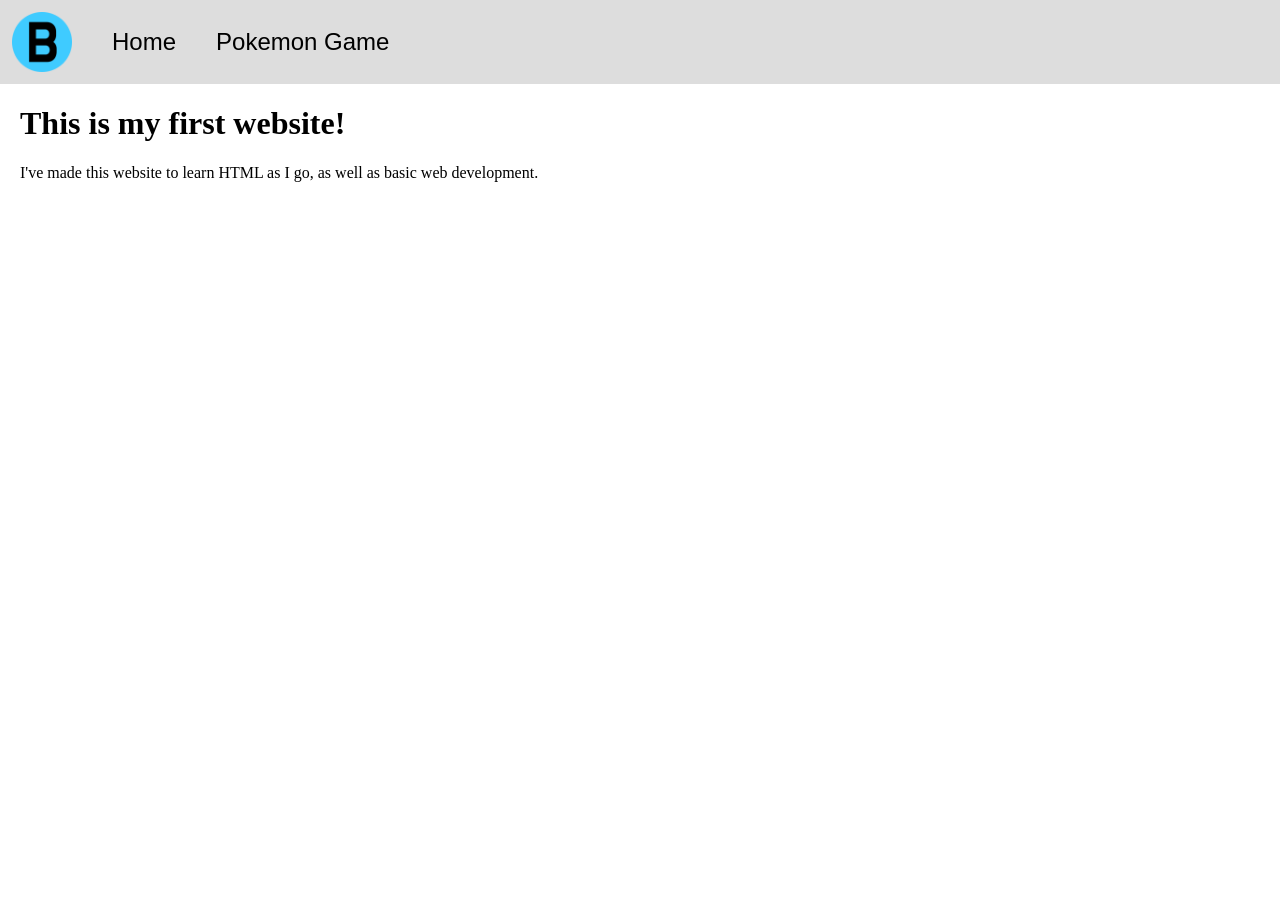
<file: index.html>
<!DOCTYPE html>
<html>
    <head>
        <link rel = "stylesheet" href = "/style.css"> 

        <!-- This is where the page title goes. -->
        <title>
            beckett.page 
        </title>

        
        <link rel = "icon" type = "image/png" href = "/logo.png"> <!-- This is the logo in the page title. -->
    </head>
    <body>

        <div id = "header-placeholder"></div>

        <h1>
            This is my first website!
        </h1>
        <p>
            I've made this website to learn HTML as I go, as well as basic web development.
        <script src = "/load-header.js"></script>

    </body>

</html>
</file>
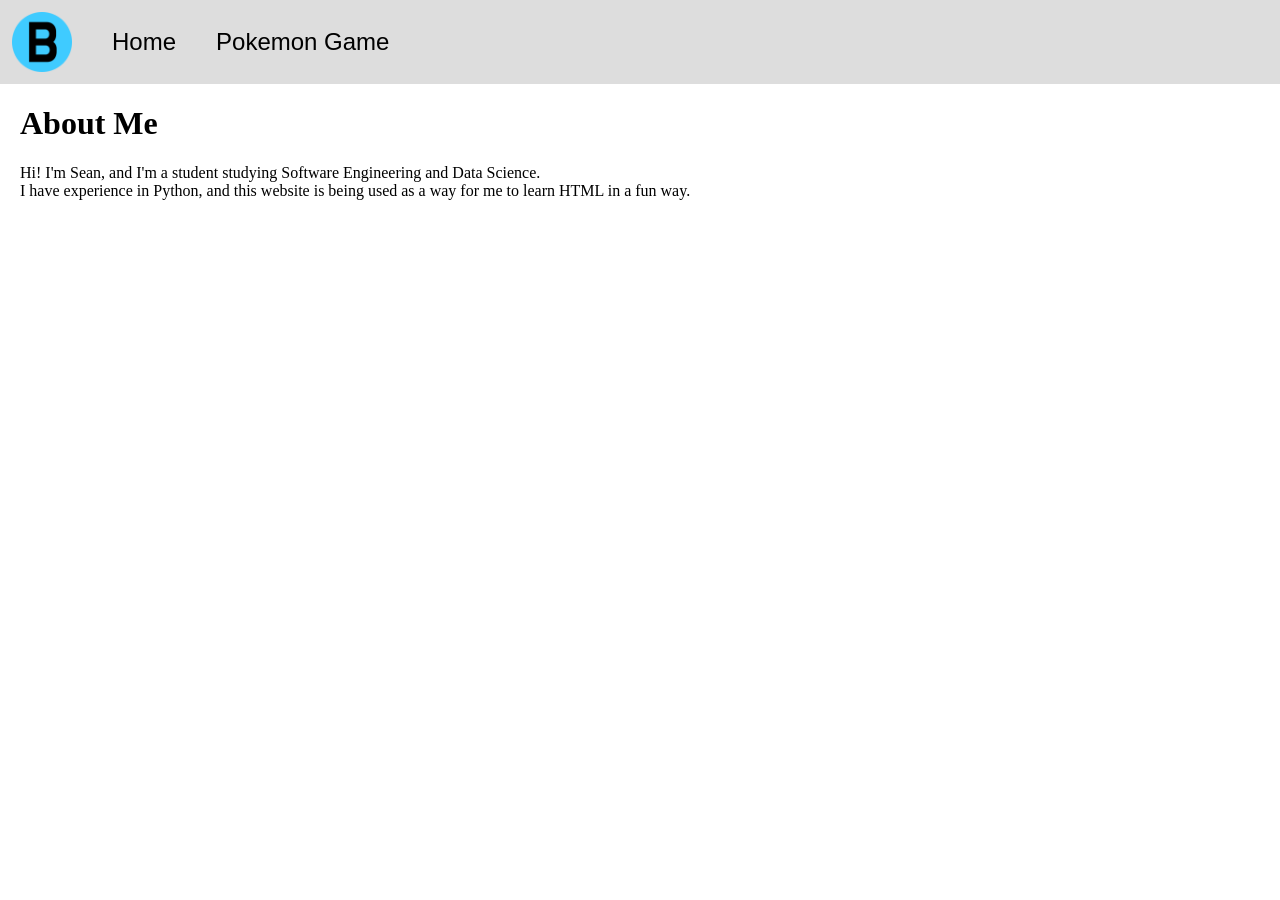
<file: about-me/index.html>
<!DOCTYPE html>
<html>
    <head>
        <link rel = "stylesheet" href = "/style.css"> 

        <!-- This is where the page title goes. -->
        <title>
            About Me 
        </title>

        
        <link rel = "icon" type = "image/png" href = "/logo.png"> <!-- This is the logo in the page title. -->
    </head>
    <body>

        <div id = "header-placeholder"></div>

        <h1>
            About Me
        </h1>
        <p>
            Hi! I'm Sean, and I'm a student studying Software Engineering and Data Science.
            <br>
            I have experience in Python, and this website is being used as a way for me to learn HTML in a fun way.
        </p>

        <script src = "/load-header.js"></script>

    </body>

</html>
</file>
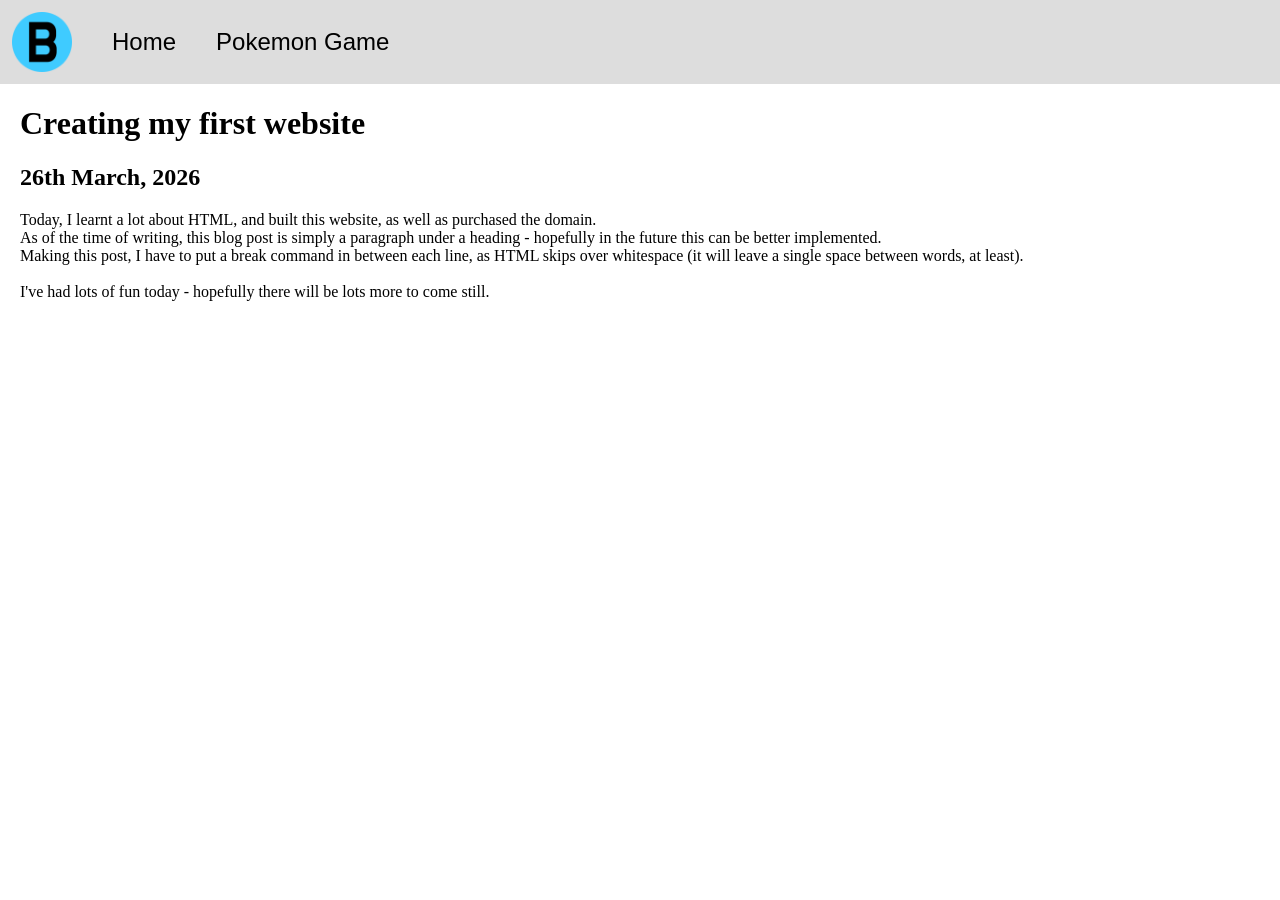
<file: blog/index.html>
<!DOCTYPE html>
<html>
    <head>
        <link rel = "stylesheet" href = "/style.css"> 

        <!-- This is where the page title goes. -->
        <title>
            My Blog 
        </title>


        <link rel = "icon" type = "image/png" href = "/logo.png"> <!-- This is the logo in the page title. -->
    </head>
    <body>

        <div id = "header-placeholder"></div>

        <!-- This is for text. -->

        <h1>
            Creating my first website
        </h1>
        <h2>
            26th March, 2026
        </h2>

        <p>
            Today, I learnt a lot about HTML, and built this website, as well as purchased the domain.
            <br>
            As of the time of writing, this blog post is simply a paragraph under a heading - hopefully in the future this can be better implemented.
            <br>
            Making this post, I have to put a break command in between each line, as HTML skips over whitespace (it will leave a single space between words, at least).
            <br> <br>
            I've had lots of fun today - hopefully there will be lots more to come still.
        </p>

        <!-- End text here. -->

        <script src = "/load-header.js"></script>

    </body>

</html>
</file>
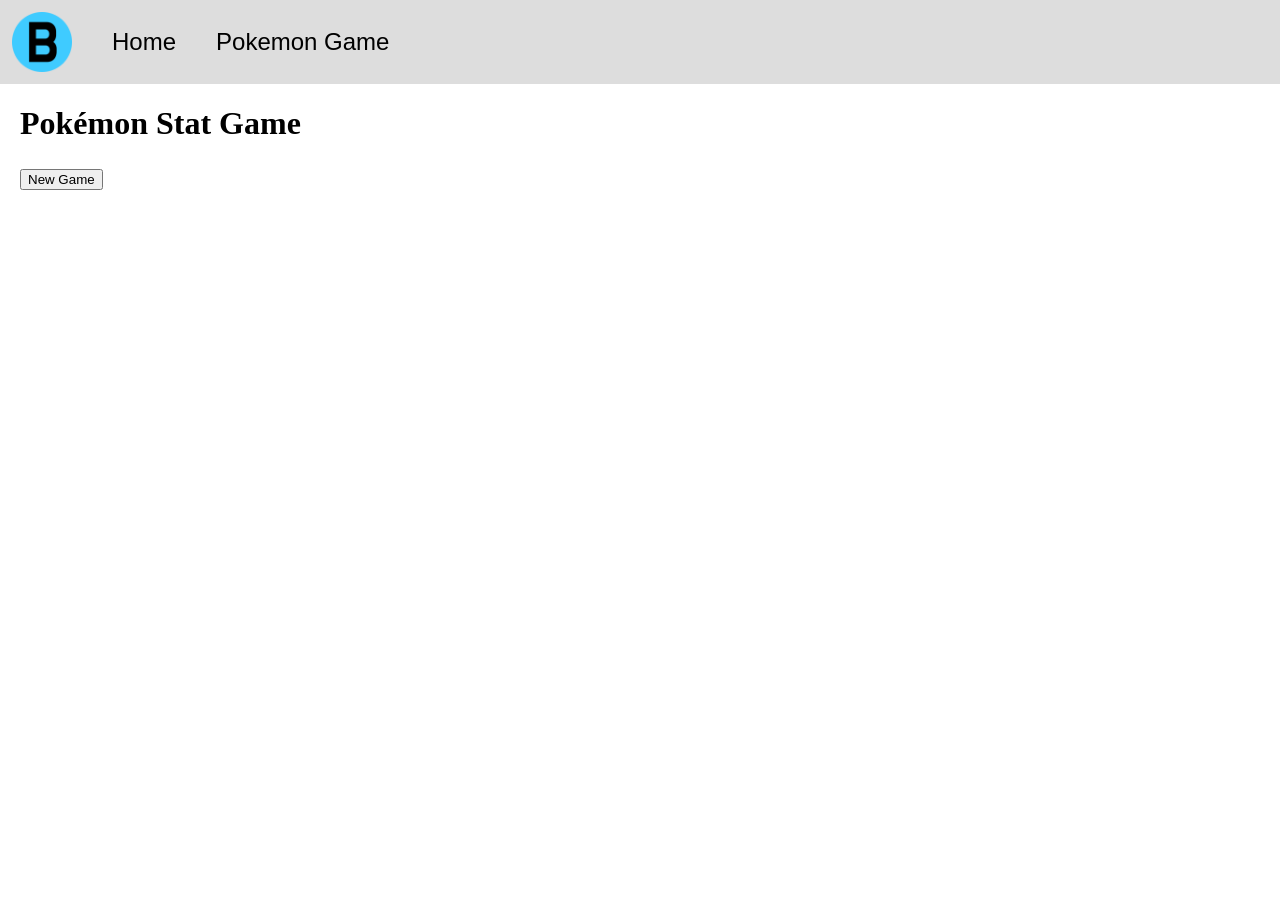
<file: pokemon/index.html>
<!DOCTYPE html>
<html>
    <head>
        <link rel = "stylesheet" href = "/style.css"> 

        <!-- This is where the page title goes. -->
        <title>
            Pokemon Stat Game 
        </title>


        <link rel = "icon" type = "image/png" href = "/logo.png"> <!-- This is the logo in the page title. -->

        <style>
            /* Add space between main buttons (stat buttons) */
            #choices button {
                margin-right: 0.5em;   /* horizontal spacing between buttons */
                margin-bottom: 0.5em;  /* vertical spacing if wrapping */
            }
          
            /* Add extra line space above the Start Game button */
            #nextBtn {
                margin-top: 2em;       /* space between main buttons and Start Game */
                display: block;        /* ensures it starts on a new line */
            }
            
          </style>

    </head>

<body>

    <div id="header-placeholder"></div>

    <h1>Pokémon Stat Game</h1>

    <!-- New Game button moved here -->
    <button id="nextBtn">New Game</button>

    <div id="game">
        <p id="info"></p>
        <p id="pokemon"></p>
        <div id="choices"></div>
    </div>

    <script src="/load-header.js"></script>
    <script src="/pokemon/script.js"></script>

</body>

</html>
</file>
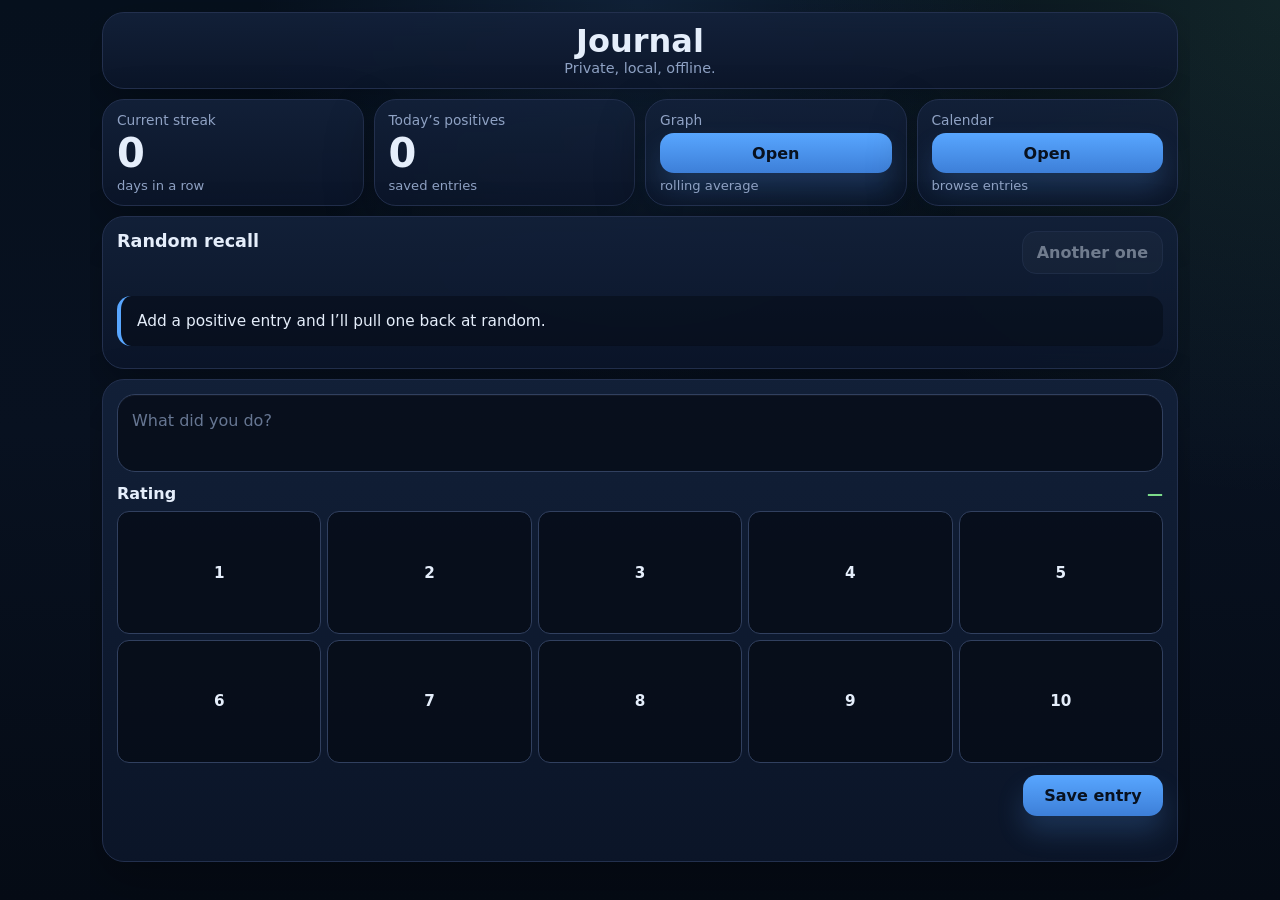
<file: pwa/index.html>
<!DOCTYPE html>
<html lang="en">
<head>
  <meta charset="UTF-8" />
  <meta name="viewport" content="width=device-width, initial-scale=1.0"/>
  <meta name="theme-color" content="#0f172a" />
  <title>Journal</title>
  <link rel="stylesheet" href="style.css" />
  <link rel="manifest" href="manifest.json" />
  <link rel="apple-touch-icon" href="icons/icon-192.png" />
</head>
<body>
  <main class="app">
    <header class="mini-header card">
      <h1>Journal</h1>
      <p class="section-hint">Private, local, offline.</p>
    </header>

    <section class="stats-grid" aria-label="Journal stats">
      <article class="card stat-card">
        <span class="stat-label">Current streak</span>
        <strong id="streakValue" class="stat-value">0</strong>
        <span id="streakDetail" class="stat-detail">days in a row</span>
      </article>

      <article class="card stat-card">
        <span class="stat-label">Today’s positives</span>
        <strong id="todayPositiveValue" class="stat-value">0</strong>
        <span class="stat-detail">saved entries</span>
      </article>

      <article class="card stat-card">
        <span class="stat-label">Graph</span>
        <button id="openGraphBtn" class="primary-btn" type="button">Open</button>
        <span class="stat-detail">rolling average</span>
      </article>

      <article class="card stat-card">
        <span class="stat-label">Calendar</span>
        <button id="openCalendarBtn" class="primary-btn" type="button">Open</button>
        <span class="stat-detail">browse entries</span>
      </article>
    </section>

    <section class="card recall-card compact">
      <div class="section-heading">
        <h2>Random recall</h2>
        <button id="randomButton" class="ghost-btn" type="button">Another one</button>
      </div>
      <blockquote id="recallText" class="recall-text">Add a positive entry and I’ll pull one back at random.</blockquote>
      <div id="recallMeta" class="recall-meta"></div>
    </section>

    <section class="card composer-card">
      <textarea id="entryText" placeholder="What did you do?"></textarea>

      <div class="rating-wrap">
        <div class="rating-label-row">
          <label for="ratingButtons">Rating</label>
          <span id="ratingValue">—</span>
        </div>
        <div id="ratingButtons" class="rating-buttons rating-strip" aria-label="Rating selector"></div>
      </div>

      <div class="composer-actions">
        <button id="submitBtn" class="primary-btn" type="button">Save entry</button>
      </div>

      <p id="message" class="message" role="status" aria-live="polite"></p>
    </section>
  </main>

  <script src="db.js"></script>
  <script src="app.js"></script>
</body>
</html>
</file>
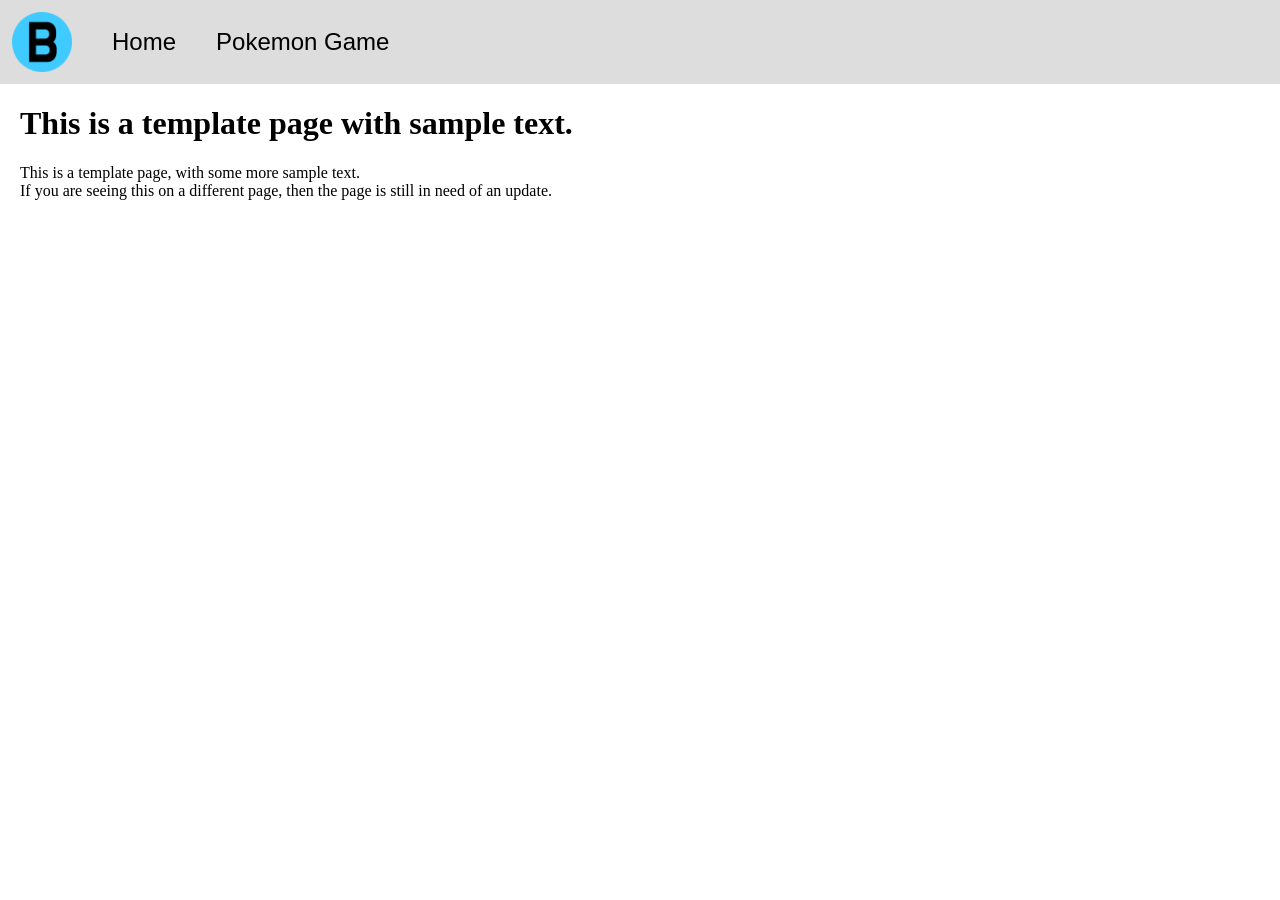
<file: TEMPLATES/index.html>
<!DOCTYPE html>
<html>
    <head>
        <link rel = "stylesheet" href = "/style.css"> 

        <!-- This is where the page title goes. -->
        <title>
            Template 
        </title>


        <link rel = "icon" type = "image/png" href = "/logo.png"> <!-- This is the logo in the page title. -->
    </head>
    <body>

        <div id = "header-placeholder"></div>

        <!-- This is for text. -->

        <h1>
            This is a template page with sample text.
        </h1>

        <p>
            This is a template page, with some more sample text.
            <br>
            If you are seeing this on a different page, then the page is still in need of an update.
        </p>

        <!-- End text here. -->

        <script src = "/load-header.js"></script>

    </body>

</html>
</file>
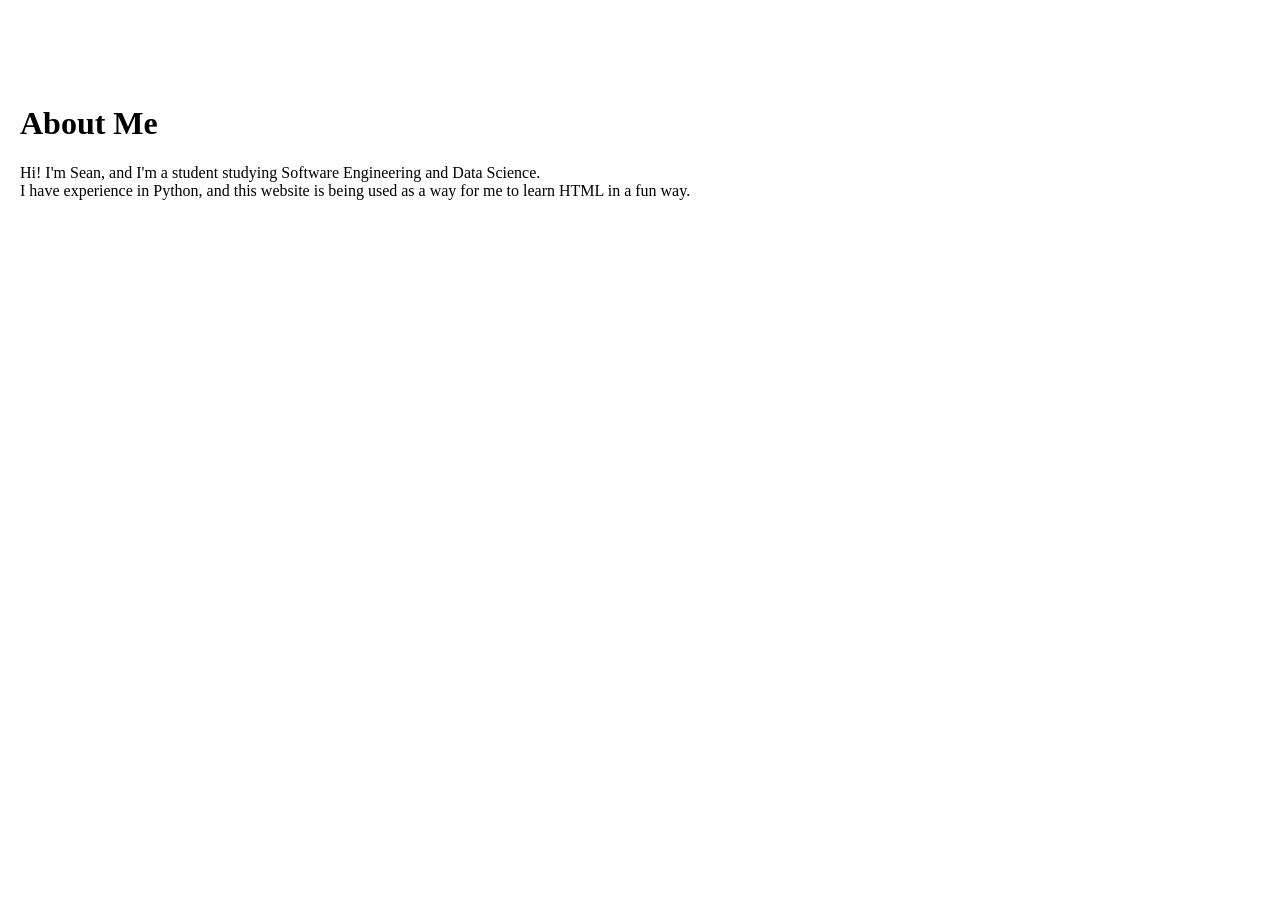
<file: about-me.html>
<!DOCTYPE html>
<html>
    <head>
        <link rel = "stylesheet" href = "style.css">
        <title>
            About Me
        </title>
        <link rel = "icon" type = "image/png" href = "B-logo-title.png">
    </head>
    <body>
        <h1>
            About Me
        </h1>
        <p>
            Hi! I'm Sean, and I'm a student studying Software Engineering and Data Science.
            <br>
            I have experience in Python, and this website is being used as a way for me to learn HTML in a fun way.
        </p>
    </body>
</html>
</file>
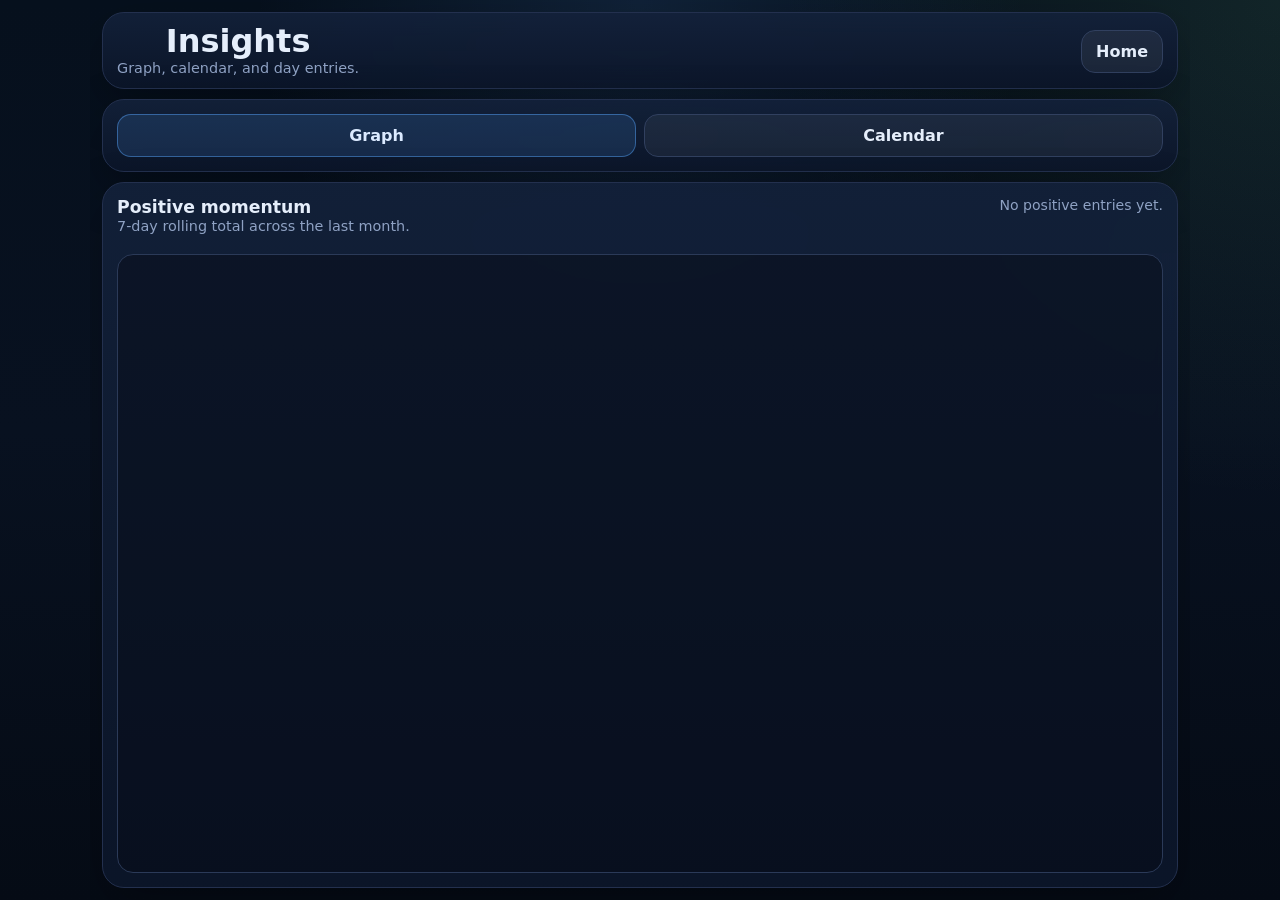
<file: pwa/insights.html>
<!DOCTYPE html>
<html lang="en">
<head>
  <meta charset="UTF-8" />
  <meta name="viewport" content="width=device-width, initial-scale=1.0"/>
  <meta name="theme-color" content="#0f172a" />
  <title>Journal Insights</title>
  <link rel="stylesheet" href="style.css" />
  <link rel="manifest" href="manifest.json" />
  <link rel="apple-touch-icon" href="icons/icon-192.png" />
</head>
<body>
  <main class="app insights-app">
    <header class="mini-header card">
      <div class="insights-header-row">
        <div>
          <h1>Insights</h1>
          <p class="section-hint">Graph, calendar, and day entries.</p>
        </div>
        <a class="ghost-btn insights-home-link" href="index.html">Home</a>
      </div>
    </header>

    <section class="card insights-switcher">
      <button id="graphTabBtn" class="tab-btn is-active" type="button" aria-selected="true">Graph</button>
      <button id="calendarTabBtn" class="tab-btn" type="button" aria-selected="false">Calendar</button>
    </section>

    <section id="graphView" class="card insights-panel is-active" aria-labelledby="graphTabBtn">
      <div class="section-heading">
        <div>
          <h2>Positive momentum</h2>
          <p class="section-hint">7-day rolling total across the last month.</p>
        </div>
        <div id="graphSummary" class="graph-summary"></div>
      </div>

      <div class="graph-wrap">
        <svg id="graphSvg" viewBox="0 0 1000 320" preserveAspectRatio="xMidYMid meet" aria-label="Positive momentum chart"></svg>
      </div>
    </section>

    <section id="calendarView" class="card insights-panel" aria-labelledby="calendarTabBtn" hidden>
      <div class="section-heading">
        <div>
          <h2>Calendar</h2>
          <p id="calendarSummary" class="section-hint"></p>
        </div>

        <div class="month-controls">
          <button id="prevMonthBtn" class="ghost-btn" type="button">←</button>
          <span id="monthLabel" class="month-label"></span>
          <button id="nextMonthBtn" class="ghost-btn" type="button">→</button>
        </div>
      </div>

      <div class="weekday-row">
        <span>Mon</span><span>Tue</span><span>Wed</span><span>Thu</span><span>Fri</span><span>Sat</span><span>Sun</span>
      </div>

      <div id="calendarGrid" class="calendar-grid"></div>
    </section>

    <section id="dayView" class="card insights-panel" hidden aria-labelledby="dayViewTitle">
      <div class="section-heading">
        <div>
          <h2 id="dayViewTitle">Day entries</h2>
          <p id="selectedDaySummary" class="section-hint"></p>
        </div>
        <button id="backToCalendarBtn" class="ghost-btn" type="button">Back to calendar</button>
      </div>

      <ul id="dayEntryList" class="entry-list"></ul>
    </section>
  </main>

  <script src="db.js"></script>
  <script src="app.js"></script>
</body>
</html>
</file>
<file: style.css>
body {
    margin-left: 0px;
    margin-top: 0px;
    background-color: #FFFFFF;
    color: #000000;
    padding-top: 84px;
    padding-left: 20px;
}
/*
.site-logo {
    height: 80px;
    position: fixed;
    top: 12px;
    left: 12px;
    cursor: pointer;
    z-index: 1000;
}
*/
.site-header {
    width: 100%;
    height: 84px;
    background-color: #DDDDDD;
    position: fixed;
    top: 0;
    left: 0;
    display: flex;
    align-items: center;
    z-index: 1000;
}

.site-header .site-logo {
    height: 60px;
    cursor: pointer;
    position: fixed;
    top: 12px;
    left: 12px;
}

.site-nav ul {
    font-size: 18pt;
    list-style: none;
    margin: 112px;
    padding: 0;
    display: flex;
    gap: 40px;
}

.site-nav a {
    text-decoration: none;
    color: #000000;
    font-family: Arial, Helvetica, sans-serif;
}
</file>
<file: pwa/style.css>
:root {
  color-scheme: dark;
  --bg: #081120;
  --bg-2: #0f172a;
  --card: rgba(15, 27, 49, 0.82);
  --card-border: #23304e;
  --text: #e5eefb;
  --muted: #8fa2c4;
  --accent: #7cdb8a;
  --accent-2: #58a6ff;
  --warn: #f6c56b;
  --danger: #ff8d8d;
  --shadow: 0 18px 50px rgba(0, 0, 0, 0.28);
  --radius: 22px;
}

* {
  box-sizing: border-box;
}

html {
  height: 100%;
  overflow: hidden;
  scroll-behavior: smooth;
}

body {
  margin: 0;
  height: 100dvh;
  overflow: hidden;
  background:
    radial-gradient(circle at top, rgba(88, 166, 255, 0.12), transparent 35%),
    radial-gradient(circle at top right, rgba(124, 219, 138, 0.10), transparent 32%),
    linear-gradient(180deg, #06101d 0%, #081120 48%, #050b15 100%);
  color: var(--text);
  font-family: -apple-system, BlinkMacSystemFont, "Segoe UI", system-ui, sans-serif;
  -webkit-font-smoothing: antialiased;
  -moz-osx-font-smoothing: grayscale;
}

button,
input,
textarea,
a {
  font: inherit;
}

button:focus-visible,
input:focus-visible,
textarea:focus-visible,
a:focus-visible {
  outline: 3px solid rgba(88, 166, 255, 0.35);
  outline-offset: 2px;
}

[hidden] {
  display: none !important;
}

a {
  color: inherit;
  text-decoration: none;
}

.app {
  width: min(1100px, 100%);
  height: 100%;
  margin: 0 auto;
  padding: 12px;
  display: flex;
  flex-direction: column;
  gap: 10px;
  overflow: hidden;
}

.card {
  background: linear-gradient(180deg, rgba(19, 33, 58, 0.92), rgba(12, 22, 42, 0.9));
  border: 1px solid var(--card-border);
  border-radius: var(--radius);
  box-shadow: var(--shadow);
  padding: 14px;
  backdrop-filter: blur(12px);
}

.mini-header {
  text-align: center;
  padding: 12px 14px 10px;
}

.mini-header h1 {
  margin: 0;
  font-size: clamp(1.45rem, 4.5vw, 2rem);
  line-height: 1.05;
}

.insights-header-row {
  display: flex;
  align-items: center;
  justify-content: space-between;
  gap: 12px;
}

.section-heading {
  display: flex;
  justify-content: space-between;
  align-items: flex-start;
  gap: 12px;
  margin-bottom: 12px;
}

.section-heading h2,
.section-heading h3,
.history-column h4 {
  margin: 0;
}

.section-heading h2 {
  font-size: 1.1rem;
}

.section-heading h3 {
  font-size: 1rem;
}

.section-hint {
  margin: 0;
  color: var(--muted);
  font-size: 0.9rem;
  line-height: 1.35;
}

.stats-grid {
  display: grid;
  gap: 10px;
  grid-template-columns: repeat(4, minmax(0, 1fr));
  flex: 0 0 auto;
}

.stat-card {
  display: grid;
  gap: 5px;
  min-height: 92px;
  padding: 12px 14px;
}

.stat-label {
  color: var(--muted);
  font-size: 0.86rem;
}

.stat-value {
  font-size: clamp(1.7rem, 4vw, 2.5rem);
  line-height: 1;
}

.stat-detail {
  color: var(--muted);
  font-size: 0.82rem;
}

.recall-card {
  display: grid;
  gap: 10px;
  flex: 0 0 auto;
}

.recall-card.compact {
  padding-bottom: 12px;
}

.recall-card blockquote {
  margin: 0;
  padding: 14px 16px;
  border-left: 4px solid var(--accent-2);
  background: rgba(5, 10, 20, 0.5);
  border-radius: 14px;
  font-size: 0.96rem;
  line-height: 1.45;
}

.recall-meta {
  color: var(--muted);
  font-size: 0.88rem;
}

.composer-card {
  display: grid;
  gap: 12px;
  flex: 0 0 auto;
}

textarea {
  width: 100%;
  min-height: 78px;
  resize: none;
  color: var(--text);
  background: rgba(5, 10, 20, 0.72);
  border: 1px solid #31405f;
  border-radius: 18px;
  padding: 14px;
  line-height: 1.45;
  box-shadow: inset 0 1px 0 rgba(255, 255, 255, 0.04);
}

textarea::placeholder {
  color: rgba(143, 162, 196, 0.7);
}

textarea:focus {
  border-color: var(--accent-2);
  box-shadow: 0 0 0 3px rgba(88, 166, 255, 0.15);
}

.rating-wrap {
  display: grid;
  gap: 8px;
}

.rating-label-row {
  display: flex;
  justify-content: space-between;
  align-items: center;
  gap: 10px;
}

.rating-label-row label {
  font-weight: 700;
}

#ratingValue {
  color: var(--accent);
  font-weight: 700;
  min-width: 24px;
  text-align: right;
}

.rating-buttons {
  display: grid;
  gap: 6px;
}

.rating-strip {
  grid-template-columns: repeat(5, minmax(0, 1fr));
}

.rating-strip button {
  width: 100%;
  aspect-ratio: 1 / 0.6;
  border-radius: 12px;
  border: 1px solid #31405f;
  background: rgba(5, 10, 20, 0.72);
  color: var(--text);
  font-weight: 700;
  font-size: 0.95rem;
  cursor: pointer;
  transition:
    transform 0.12s ease,
    background 0.12s ease,
    border-color 0.12s ease,
    box-shadow 0.12s ease;
  -webkit-tap-highlight-color: transparent;
  touch-action: manipulation;
}

.rating-strip button:hover {
  transform: translateY(-1px);
  border-color: #4d618b;
}

.rating-strip button.selected {
  background: var(--accent);
  color: #07120b;
  border-color: transparent;
  box-shadow: 0 10px 22px rgba(124, 219, 138, 0.18);
}

.composer-actions {
  display: flex;
  justify-content: flex-end;
}

.primary-btn,
.ghost-btn,
.tab-btn {
  appearance: none;
  border: none;
  font-weight: 700;
  border-radius: 14px;
  cursor: pointer;
  padding: 11px 14px;
  transition: transform 0.12s ease, opacity 0.12s ease, background 0.12s ease, border-color 0.12s ease;
  display: inline-flex;
  align-items: center;
  justify-content: center;
}

.primary-btn {
  background: linear-gradient(180deg, var(--accent-2), #3d7fd8);
  color: #08111f;
  box-shadow: 0 16px 28px rgba(88, 166, 255, 0.2);
  min-width: 140px;
}

.stat-card .primary-btn {
  width: 100%;
  min-width: 0;
  padding: 10px 12px;
}

.ghost-btn {
  background: rgba(255, 255, 255, 0.06);
  color: var(--text);
  border: 1px solid #31405f;
}

.tab-btn {
  background: rgba(255, 255, 255, 0.05);
  color: var(--text);
  border: 1px solid #31405f;
}

.primary-btn:hover,
.ghost-btn:hover,
.tab-btn:hover {
  transform: translateY(-1px);
}

.tab-btn.is-active {
  background: rgba(88, 166, 255, 0.14);
  border-color: rgba(88, 166, 255, 0.45);
  color: #dbeaff;
}

button:disabled {
  opacity: 0.45;
  cursor: not-allowed;
  transform: none !important;
}

.message {
  min-height: 1.3em;
  margin: 0;
  color: var(--muted);
  font-size: 0.92rem;
}

.message.tone-positive {
  color: var(--accent);
}

.message.tone-neutral {
  color: var(--warn);
}

.message.tone-muted {
  color: var(--muted);
}

.message.tone-error {
  color: var(--danger);
}

.insights-home-link {
  text-decoration: none;
  white-space: nowrap;
}

.insights-switcher {
  display: grid;
  grid-template-columns: repeat(2, minmax(0, 1fr));
  gap: 8px;
  flex: 0 0 auto;
}

.insights-panel {
  flex: 1 1 auto;
  min-height: 0;
  display: flex;
  flex-direction: column;
  gap: 10px;
  overflow: hidden;
}

#graphView,
#calendarView,
#dayView {
  min-height: 0;
}

.graph-summary {
  color: var(--muted);
  font-size: 0.88rem;
  text-align: right;
}

.graph-wrap {
  width: 100%;
  overflow: hidden;
  border-radius: 16px;
  background: rgba(5, 10, 20, 0.44);
  border: 1px solid #2b3a58;
  flex: 1 1 auto;
  min-height: 0;
}

#graphSvg {
  width: 100%;
  height: 100%;
  display: block;
  min-height: 240px;
}

#graphSvg text {
  font-family: inherit;
}

#graphSvg .graph-line {
  fill: none;
  stroke: var(--accent-2);
  stroke-width: 5;
  stroke-linecap: round;
  stroke-linejoin: round;
}

#graphSvg .graph-area {
  fill: url(#graphFill);
}

#graphSvg .graph-dot {
  fill: var(--accent);
  stroke: rgba(8, 17, 32, 0.92);
  stroke-width: 4;
}

#graphSvg .graph-axis-label {
  fill: var(--muted);
  font-size: 12px;
}

#graphSvg .y-axis-label {
  dominant-baseline: middle;
}

#graphSvg .x-axis-label {
  dominant-baseline: hanging;
}

#graphSvg .graph-grid {
  stroke: rgba(143, 162, 196, 0.16);
  stroke-width: 1;
}

#graphSvg .graph-base {
  stroke: rgba(143, 162, 196, 0.25);
  stroke-width: 1.5;
}

.month-controls {
  display: flex;
  gap: 8px;
  align-items: center;
  flex-wrap: wrap;
  justify-content: flex-end;
}

.month-label {
  min-width: 132px;
  text-align: center;
  font-weight: 700;
}

.weekday-row {
  display: grid;
  grid-template-columns: repeat(7, minmax(0, 1fr));
  gap: 6px;
  color: var(--muted);
  font-size: 0.78rem;
  margin-bottom: 4px;
}

.weekday-row span {
  text-align: center;
}

.calendar-grid {
  display: grid;
  grid-template-columns: repeat(7, minmax(0, 1fr));
  grid-auto-rows: minmax(54px, 1fr);
  gap: 6px;
  min-height: 0;
  flex: 1 1 auto;
}

.calendar-cell {
  position: relative;
  border-radius: 16px;
  border: 1px solid #2b3a58;
  background: rgba(5, 10, 20, 0.4);
  padding: 9px;
  cursor: pointer;
  color: var(--text);
  font: inherit;
  display: flex;
  flex-direction: column;
  justify-content: space-between;
  transition:
    transform 0.12s ease,
    border-color 0.12s ease,
    background 0.12s ease,
    opacity 0.12s ease;
  text-align: left;
  min-height: 0;
  -webkit-tap-highlight-color: transparent;
  touch-action: manipulation;
  display: flex;
  flex-direction: column;
  justify-content: space-between;
}

.calendar-cell:hover {
  transform: translateY(-1px);
  border-color: #4d618b;
}

.calendar-cell.other-month {
  opacity: 0.45;
}

.calendar-cell.today {
  border-color: rgba(88, 166, 255, 0.8);
  box-shadow: 0 0 0 1px rgba(88, 166, 255, 0.2) inset;
}

.calendar-cell.selected {
  border-color: rgba(124, 219, 138, 0.95);
  background: rgba(124, 219, 138, 0.1);
}

.calendar-cell.future {
  opacity: 0.28;
  cursor: not-allowed;
}

.calendar-top {
  display: flex;
  justify-content: space-between;
  align-items: flex-start;
}

.calendar-day {
  font-weight: 700;
  font-size: 0.95rem;
}

.calendar-count {
  display: inline-flex;
  align-items: center;
  justify-content: center;
  min-width: 26px;
  height: 26px;
  padding: 0 7px;
  border-radius: 999px;
  font-size: 0.76rem;
  font-weight: 700;
  background: rgba(124, 219, 138, 0.16);
  color: var(--accent);
  border: 1px solid rgba(124, 219, 138, 0.22);
  align-self: center;
}

.calendar-note {
  font-size: 0.74rem;
  color: var(--muted);
}

.day-summary {
  color: var(--muted);
  font-size: 0.88rem;
}

.entry-list {
  list-style: none;
  margin: 0;
  padding: 0;
  display: grid;
  gap: 8px;
  min-height: 0;
  flex: 1 1 auto;
  overflow: auto;
}

.entry-item {
  background: rgba(5, 10, 20, 0.48);
  border: 1px solid #2b3a58;
  border-radius: 16px;
  padding: 10px 11px 9px;
  display: grid;
  gap: 7px;
}

.entry-text {
  line-height: 1.38;
  white-space: pre-wrap;
  word-break: break-word;
  font-size: 0.92rem;
}

.entry-meta {
  display: flex;
  gap: 8px;
  align-items: center;
  flex-wrap: wrap;
  color: var(--muted);
  font-size: 0.8rem;
}

.badge {
  display: inline-flex;
  align-items: center;
  justify-content: center;
  padding: 3px 9px;
  border-radius: 999px;
  font-size: 0.75rem;
  font-weight: 700;
}

.badge.positive {
  background: rgba(124, 219, 138, 0.16);
  color: var(--accent);
  border: 1px solid rgba(124, 219, 138, 0.25);
}

.badge.archive {
  background: rgba(246, 197, 107, 0.15);
  color: var(--warn);
  border: 1px solid rgba(246, 197, 107, 0.25);
}

.empty-state {
  color: var(--muted);
  padding: 8px 2px;
  font-size: 0.88rem;
}

.insights-app {
  gap: 10px;
}

.insights-panel .section-heading {
  margin-bottom: 8px;
}

.insights-panel h2 {
  font-size: 1.08rem;
}

.insights-panel .graph-wrap {
  min-height: 0;
}

.insights-panel #graphSvg {
  min-height: 220px;
}

.insights-panel#dayView {
  display: flex;
  flex-direction: column;
}

.insights-panel#dayView .entry-list {
  min-height: 0;
}

@media (max-width: 920px) {
  .stats-grid {
    grid-template-columns: repeat(2, minmax(0, 1fr));
  }
}

@media (max-width: 600px) {
  .app {
    padding: 10px;
    gap: 8px;
  }

  .card {
    padding: 12px;
  }

  .stat-card {
    min-height: 84px;
    padding: 11px 12px;
  }

  .mini-header h1 {
    font-size: 1.4rem;
  }

  .insights-header-row {
    align-items: flex-start;
  }

  .insights-switcher {
    gap: 6px;
  }

  .primary-btn {
    width: 100%;
  }

  .composer-actions {
    justify-content: stretch;
  }

  .rating-strip {
    gap: 5px;
  }

  .calendar-grid {
    grid-auto-rows: minmax(48px, 1fr);
    gap: 5px;
  }

  .calendar-cell {
    padding: 8px;
  }

  .month-controls {
    justify-content: flex-start;
  }

  .month-label {
    min-width: 118px;
  }
}

@media (max-width: 430px) {
  .stats-grid {
    grid-template-columns: 1fr 1fr;
    gap: 8px;
  }

  .stat-value {
    font-size: 1.65rem;
  }

  .rating-strip {
    grid-template-columns: repeat(5, minmax(0, 1fr));
  }

  .calendar-day {
    font-size: 0.9rem;
  }

  .calendar-note {
    font-size: 0.68rem;
  }
}
</file>
